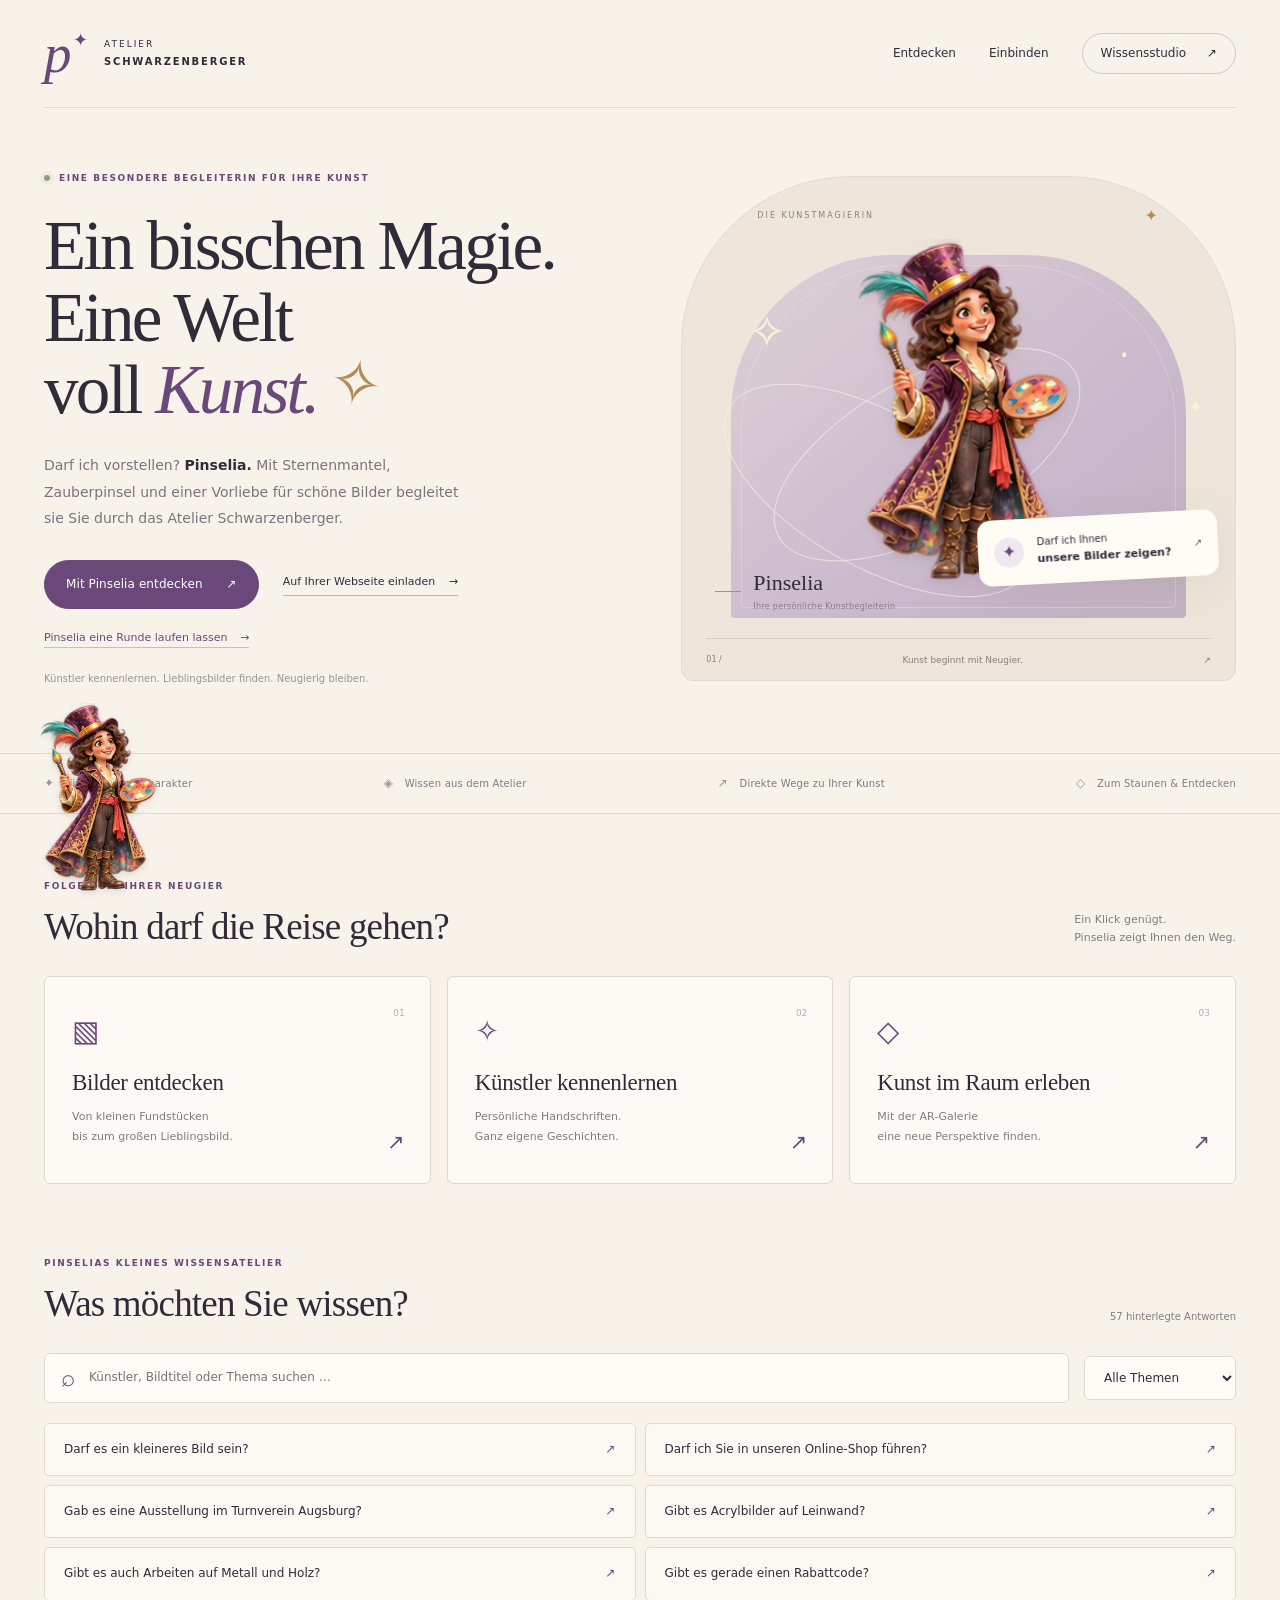
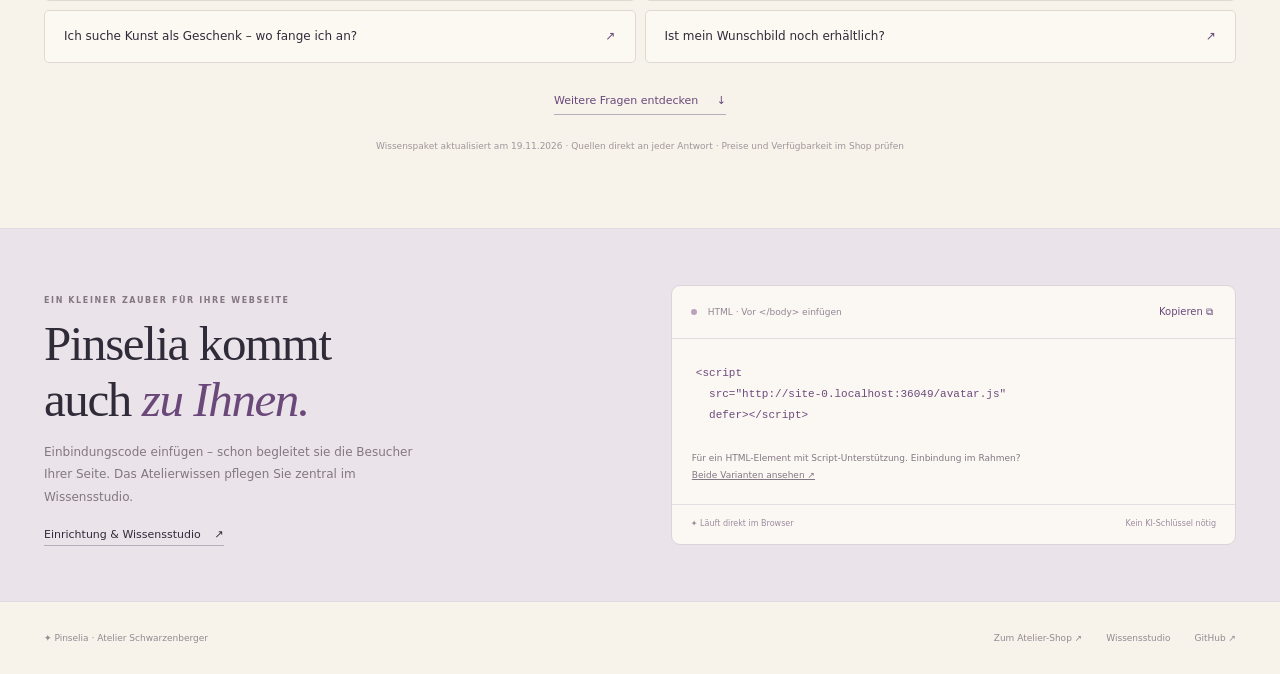
<file: index.html>
<!doctype html>
<html lang="de">
<head>
  <meta charset="utf-8"><meta name="viewport" content="width=device-width,initial-scale=1">
  <meta name="theme-color" content="#f7f3eb"><meta name="description" content="Pinselia, die Kunstmagierin des Ateliers Schwarzenberger. Entdecken Sie Künstler, Bilder und die AR-Galerie mit einer animierten Atelierbegleiterin.">
  <title>Pinselia · Atelier Schwarzenberger</title>
  <link rel="icon" href="favicon.svg" type="image/svg+xml"><link rel="stylesheet" href="demo.css?v=pinselia-1"><link rel="stylesheet" href="mascot.css?v=pinselia-1">
  <script defer src="knowledge-core.js"></script><script defer src="knowledge/atelier.bundle.js?v=pinselia-1"></script><script defer src="mascot.js?v=pinselia-1"></script><script defer src="avatar.js?v=pinselia-1"></script><script defer src="demo.js?v=pinselia-1"></script>
</head>
<body>
<header class="page-head wrap"><a class="wordmark" href="index.html" aria-label="Pinselia Startseite"><span class="monogram">p<span>✦</span></span><span>ATELIER<br><b>SCHWARZENBERGER</b></span></a><nav aria-label="Hauptnavigation"><a href="#entdecken">Entdecken</a><a href="#einbinden">Einbinden</a><a class="nav-studio" href="admin.html">Wissensstudio <span>↗</span></a></nav></header>
<main>
  <section class="hero wrap" aria-labelledby="hero-title">
    <div class="hero-copy"><span class="eyebrow"><span class="live-dot"></span> EINE BESONDERE BEGLEITERIN FÜR IHRE KUNST</span><h1 id="hero-title">Ein bisschen Magie.<br>Eine Welt<br>voll <em>Kunst.</em><span class="heading-star" aria-hidden="true">✧</span></h1><p class="intro">Darf ich vorstellen? <strong>Pinselia.</strong> Mit Sternenmantel, Zauberpinsel und einer Vorliebe für schöne Bilder begleitet sie Sie durch das Atelier Schwarzenberger.</p><div class="hero-actions"><button class="primary" id="start-avatar">Mit Pinselia entdecken <span>↗</span></button><a class="text-link" href="#einbinden">Auf Ihrer Webseite einladen <span>→</span></a></div><button class="walk-demo" id="walk-demo" type="button">Pinselia eine Runde laufen lassen <span>→</span></button><p class="fine-print">Künstler kennenlernen. Lieblingsbilder finden. Neugierig bleiben.</p></div>
    <div class="stage"><div class="stage-top"><span>DIE KUNSTMAGIERIN</span><span>✦</span></div><div class="arch"></div><div class="orbit orbit-one"></div><div class="orbit orbit-two"></div><span class="stage-spark s1" aria-hidden="true">✧</span><span class="stage-spark s2" aria-hidden="true">✦</span><span class="stage-spark s3" aria-hidden="true">·</span><div class="hero-magician" id="hero-magician" data-state="idle"></div><button class="floating-note" data-answer="bilder"><span class="note-dot">✦</span><span>Darf ich Ihnen<br><strong>unsere Bilder zeigen?</strong></span><span>↗</span></button><div class="name-tag"><span class="name-line"></span><span><b>Pinselia</b><small>Ihre persönliche Kunstbegleiterin</small></span></div><div class="stage-bottom"><span>01 /</span><span>Kunst beginnt mit Neugier.</span><span>↗</span></div></div>
  </section>
  <div class="ribbon"><div class="wrap ribbon-inner"><span>✦ <b>Eine Figur mit Charakter</b></span><span>◈ <b>Wissen aus dem Atelier</b></span><span>↗ <b>Direkte Wege zu Ihrer Kunst</b></span><span>◇ <b>Zum Staunen & Entdecken</b></span></div></div>
  <section class="discovery wrap" id="entdecken" aria-labelledby="discover-title"><div class="section-heading"><div><p class="eyebrow">FOLGEN SIE IHRER NEUGIER</p><h2 id="discover-title">Wohin darf die Reise gehen?</h2></div><p>Ein Klick genügt.<br>Pinselia zeigt Ihnen den Weg.</p></div><div class="journey-grid"><button class="journey" data-answer="bilder"><span class="tile-icon">▧</span><span class="tile-number">01</span><h3>Bilder entdecken</h3><p>Von kleinen Fundstücken<br>bis zum großen Lieblingsbild.</p><span class="tile-arrow">↗</span></button><button class="journey" data-answer="kuenstler"><span class="tile-icon">✧</span><span class="tile-number">02</span><h3>Künstler kennenlernen</h3><p>Persönliche Handschriften.<br>Ganz eigene Geschichten.</p><span class="tile-arrow">↗</span></button><button class="journey" data-answer="ar-galerie"><span class="tile-icon">◇</span><span class="tile-number">03</span><h3>Kunst im Raum erleben</h3><p>Mit der AR-Galerie<br>eine neue Perspektive finden.</p><span class="tile-arrow">↗</span></button></div></section>
  <section class="knowledge-section wrap" aria-labelledby="knowledge-title"><div class="section-heading"><div><p class="eyebrow">PINSELIAS KLEINES WISSENSATELIER</p><h2 id="knowledge-title">Was möchten Sie wissen?</h2></div><span class="knowledge-count" id="knowledge-count">Atelierwissen wird geladen …</span></div><div class="knowledge-tools"><label class="search-box"><span aria-hidden="true">⌕</span><input id="knowledge-search" type="search" placeholder="Künstler, Bildtitel oder Thema suchen …" aria-label="Atelierwissen durchsuchen" maxlength="200"></label><select id="knowledge-category" aria-label="Kategorie auswählen"><option value="">Alle Themen</option></select></div><div class="question-grid" id="question-grid" aria-live="polite"></div><button class="load-more" id="load-more">Weitere Fragen entdecken <span>↓</span></button><p class="knowledge-meta">Wissenspaket aktualisiert am <span id="knowledge-date">19.11.2026</span> · Quellen direkt an jeder Antwort · Preise und Verfügbarkeit im Shop prüfen</p></section>
  <section class="invitation" id="einbinden"><div class="wrap invite-inner"><div><p class="eyebrow">EIN KLEINER ZAUBER FÜR IHRE WEBSEITE</p><h2>Pinselia kommt<br>auch <em>zu Ihnen.</em></h2><p>Einbindungscode einfügen – schon begleitet sie die Besucher Ihrer Seite. Das Atelierwissen pflegen Sie zentral im Wissensstudio.</p><a class="text-link" href="admin.html#embed">Einrichtung & Wissensstudio <span>↗</span></a></div><div class="code-card"><div class="code-header"><span><span class="code-dot"></span> HTML · Vor &lt;/body&gt; einfügen</span><button id="copy-code" type="button">Kopieren ⧉</button></div><pre id="embed-code"></pre><p>Für ein HTML-Element mit Script-Unterstützung. Einbindung im Rahmen? <a href="embed-beispiel.html">Beide Varianten ansehen ↗</a></p><div class="code-footer"><span>✦ Läuft direkt im Browser</span><span>Kein KI-Schlüssel nötig</span></div></div></div></section>
</main>
<footer class="wrap page-footer"><span>✦ Pinselia · Atelier Schwarzenberger</span><div><a href="https://www.atelier-schwarzenberger.de/shop" target="_blank" rel="noopener noreferrer">Zum Atelier-Shop ↗</a><a href="admin.html">Wissensstudio</a><a href="https://github.com/galgental9ps-png/Atelier-Chatavatar-wo" target="_blank" rel="noopener noreferrer">GitHub ↗</a></div></footer>
<div id="toast" class="demo-toast" role="status" hidden></div>
</body></html>
</file>
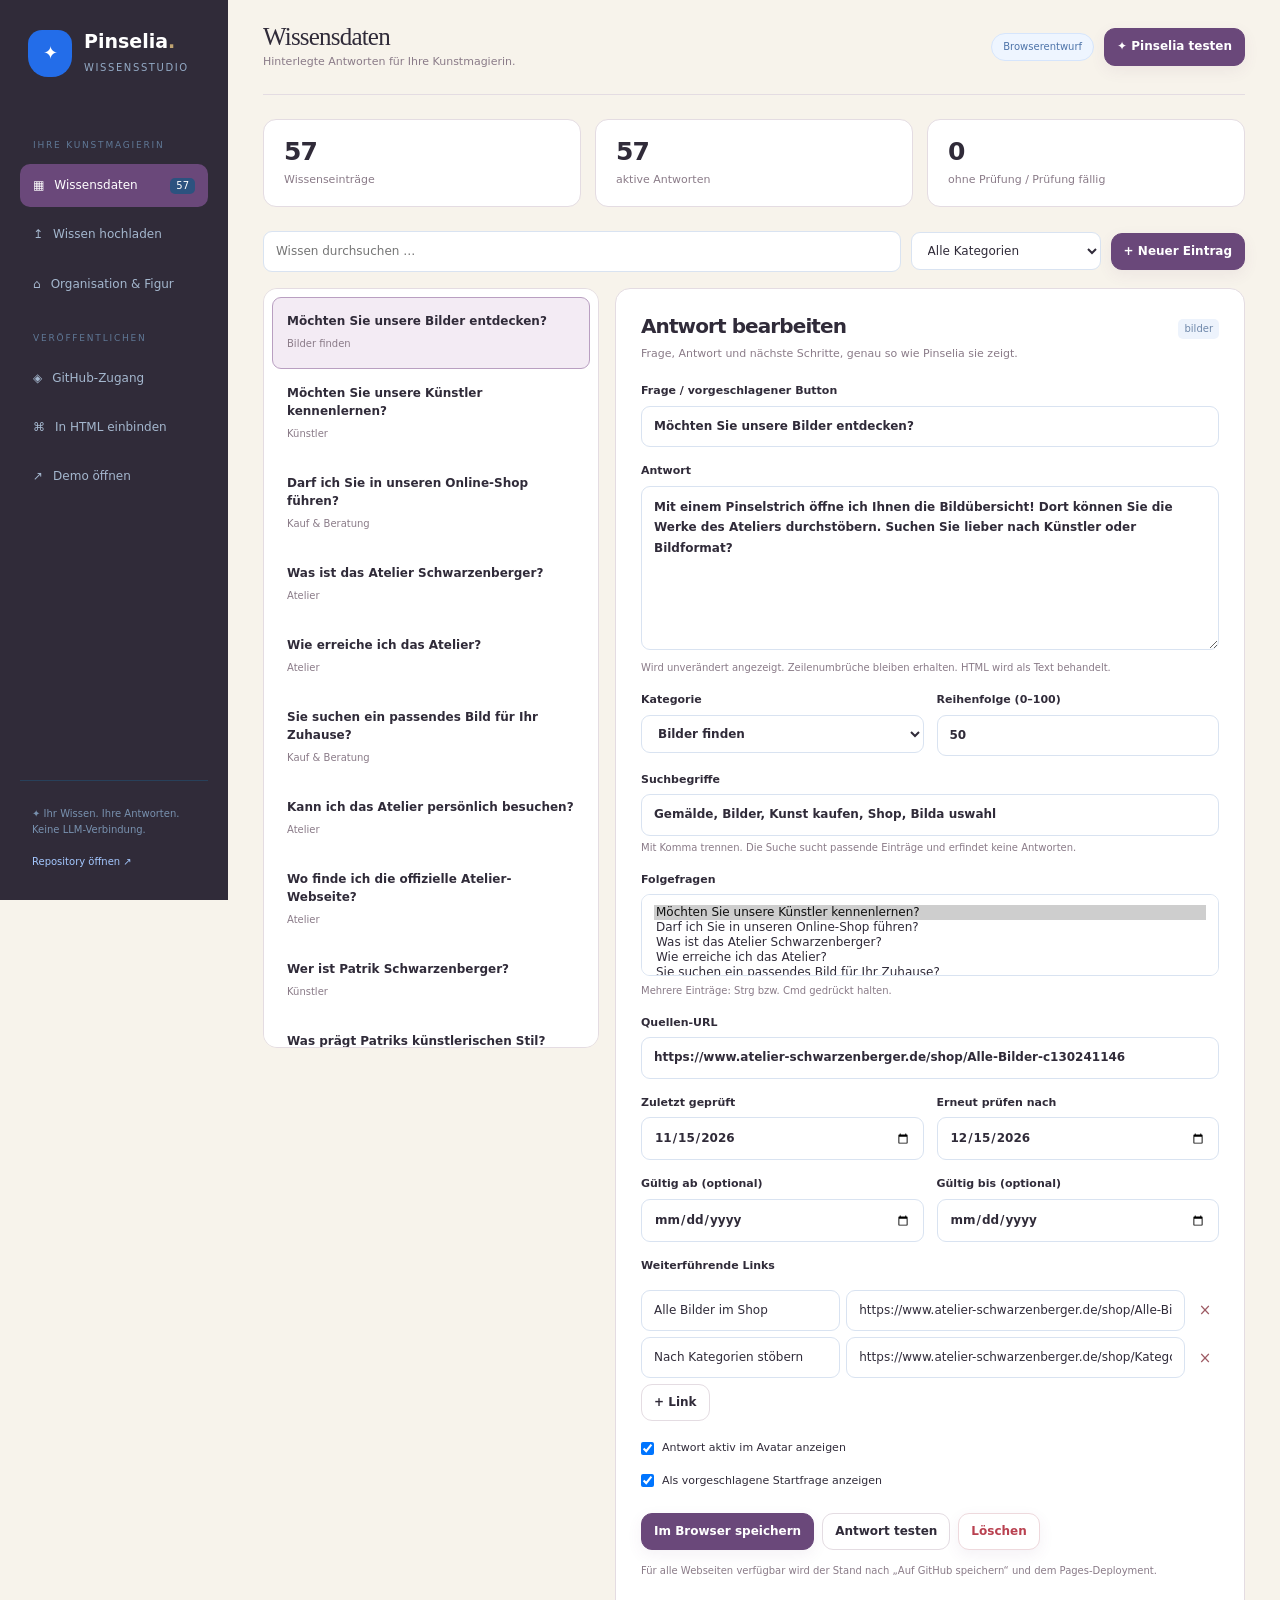
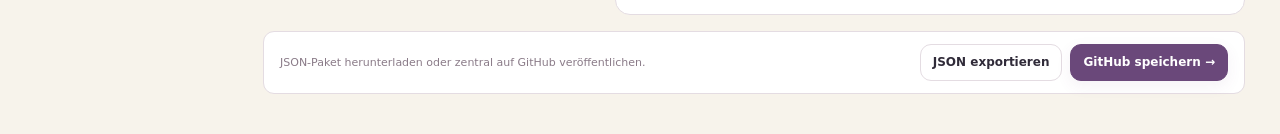
<file: admin.html>
<!doctype html>
<html lang="de"><head><meta charset="utf-8"><meta name="viewport" content="width=device-width,initial-scale=1"><meta name="theme-color" content="#30283d"><meta name="referrer" content="no-referrer"><meta name="robots" content="noindex,nofollow"><title>Pinselia · Wissensstudio</title><link rel="stylesheet" href="app.css"><script defer src="knowledge-core.js"></script><script defer src="knowledge/atelier.bundle.js?v=pinselia-1"></script><script defer src="github-publisher.js"></script><script defer src="avatar.js?v=pinselia-1" data-manual="true"></script><script defer src="admin.js"></script></head><body>
<div class="studio"><aside class="sidebar"><a class="brand" href="index.html"><span class="brandmark">✦</span><span><strong>Pinselia<span style="color:#bfa371">.</span></strong><small>Wissensstudio</small></span></a><div class="side-label">Ihre Kunstmagierin</div><button class="sidebtn active" data-tab="knowledge">▦ <span>Wissensdaten</span><span class="count" id="side-count">–</span></button><button class="sidebtn" data-tab="import">↥ <span>Wissen hochladen</span></button><button class="sidebtn" data-tab="organization">⌂ <span>Organisation & Figur</span></button><div class="side-label">Veröffentlichen</div><button class="sidebtn" data-tab="github">◈ <span>GitHub-Zugang</span></button><button class="sidebtn" data-tab="embed">⌘ <span>In HTML einbinden</span></button><a class="sidebtn" href="index.html">↗ <span>Demo öffnen</span></a><div class="sidebottom">✦ Ihr Wissen. Ihre Antworten.<br>Keine LLM-Verbindung.<br><br><a href="https://github.com/galgental9ps-png/Atelier-Chatavatar-wo" target="_blank" rel="noopener noreferrer">Repository öffnen ↗</a></div></aside>
<main class="studiomain"><header class="studiohead"><div><h1 id="view-title">Wissensdaten</h1><p>Hinterlegte Antworten für Ihre Kunstmagierin.</p></div><div style="display:flex;align-items:center;gap:10px"><span class="status" id="save-status">Browserentwurf</span><button class="btn small" id="open-preview">✦ Pinselia testen</button></div></header>
<div class="notice draft-banner" id="draft-banner" hidden><span>Ein gespeicherter Browserentwurf ist vorhanden.</span><button class="btn small secondary" id="restore-draft">Wiederherstellen</button><button class="btn small secondary" id="discard-draft">Verwerfen</button></div><div class="notice warn" id="startup-warning" hidden></div>
<section class="view" data-view="knowledge"><div class="studio-stats"><div class="metric"><strong id="total-count">–</strong><small>Wissenseinträge</small></div><div class="metric"><strong id="active-count">–</strong><small>aktive Antworten</small></div><div class="metric"><strong id="review-count">–</strong><small>ohne Prüfung / Prüfung fällig</small></div></div>
<div class="toolbar"><input id="entry-search" type="search" placeholder="Wissen durchsuchen …" aria-label="Wissen durchsuchen"><select id="category-filter" aria-label="Kategorie filtern"></select><button class="btn small" id="new-entry">+ Neuer Eintrag</button></div><div class="editor-grid"><div class="entry-list" id="entry-list" aria-label="Wissenseinträge"></div><div class="card"><form class="entryform" id="entry-form"><div style="display:flex;align-items:center;justify-content:space-between;gap:12px"><h2>Antwort bearbeiten</h2><span class="tag" id="entry-id"></span></div><p class="micro" style="margin-bottom:20px">Frage, Antwort und nächste Schritte, genau so wie Pinselia sie zeigt.</p>
<label>Frage / vorgeschlagener Button<input class="field" name="question" maxlength="220" required></label><label>Antwort<textarea class="field" name="answer" maxlength="12000" required rows="7"></textarea><span class="hint">Wird unverändert angezeigt. Zeilenumbrüche bleiben erhalten. HTML wird als Text behandelt.</span></label><div class="row"><label>Kategorie<select name="category" class="field"></select></label><label>Reihenfolge (0–100)<input class="field" name="priority" type="number" min="0" max="100"></label></div><label>Suchbegriffe<input class="field" name="keywords" placeholder="Kinder, Anmeldung, Schnuppern"><span class="hint">Mit Komma trennen. Die Suche sucht passende Einträge und erfindet keine Antworten.</span></label><label>Folgefragen<select class="field" name="suggestions" multiple size="4"></select><span class="hint">Mehrere Einträge: Strg bzw. Cmd gedrückt halten.</span></label><label>Quellen-URL<input class="field" name="sourceUrl" type="url" placeholder="https://…"></label><div class="row"><label>Zuletzt geprüft<input class="field" name="verifiedAt" type="date"></label><label>Erneut prüfen nach<input class="field" name="reviewAfter" type="date"></label></div><div class="row"><label>Gültig ab (optional)<input class="field" name="validFrom" type="date"></label><label>Gültig bis (optional)<input class="field" name="validUntil" type="date"></label></div><label>Weiterführende Links</label><div id="entry-links"></div><button class="btn small secondary" type="button" id="add-link">+ Link</button><label class="check" style="margin-top:18px"><input type="checkbox" name="enabled"> Antwort aktiv im Avatar anzeigen</label><label class="check"><input type="checkbox" name="featured"> Als vorgeschlagene Startfrage anzeigen</label><div class="formactions"><button class="btn small" type="submit">Im Browser speichern</button><button class="btn small secondary" id="test-entry" type="button">Antwort testen</button><button class="btn small danger" id="delete-entry" type="button">Löschen</button></div><p class="hint" style="margin-top:13px">Für alle Webseiten verfügbar wird der Stand nach „Auf GitHub speichern“ und dem Pages-Deployment.</p></form></div></div><div class="previewbar"><span>JSON-Paket herunterladen oder zentral auf GitHub veröffentlichen.</span><div style="display:flex;gap:8px"><button class="btn small secondary" id="export-knowledge">JSON exportieren</button><button class="btn small" data-goto="github">GitHub speichern →</button></div></div></section>
<section class="view" data-view="import" hidden><div class="card widecard"><p class="kicker">Ihr Wissen kommt hier rein</p><h2>Wissensdaten hochladen</h2><p>Laden Sie ein von ChatGPT vorbereitetes Wissenspaket oder eigene Inhalte. Alles wird zunächst lokal im Browser verarbeitet.</p><label class="importzone" id="drop-zone"><span>↥</span><strong>Datei hier ablegen oder auswählen</strong><small>JSON · Markdown · TXT · CSV, maximal 4 MB je Datei</small><input id="import-file" type="file" accept=".json,.md,.markdown,.txt,.csv" multiple></label><div class="notice">Ein JSON-Paket ersetzt den aktuellen Entwurf. Markdown, TXT und CSV ergänzen neue Einträge in „Importierte Inhalte“. Diese sind zunächst deaktiviert: Prüfen und aktivieren Sie sie im Editor.</div><h3>So versteht Pinselia Ihre Texte</h3><p>Markdown: Jede Überschrift wird eine Frage; der folgende Text wird die Antwort. CSV braucht die Spalten <strong>Frage</strong> und <strong>Antwort</strong>, optional <strong>Quelle</strong>. JSON bietet das komplette Paket mit Kategorien, Folgefragen und Quellen.</p><p>PDF und Word bitte zuerst als Text exportieren. Die Schnittstelle liest keine beliebigen Dokumente mit KI aus.</p><div class="actions"><a class="btn secondary small" href="knowledge/import-vorlage.md" download>Markdown-Vorlage ↓</a><a class="btn secondary small" href="knowledge/import-vorlage.csv" download>CSV-Vorlage ↓</a><a class="btn secondary small" href="knowledge/firma-vorlage.json" download>Firmenpaket-Vorlage ↓</a><a class="btn secondary small" href="docs/WISSEN-ERSTELLEN.md" download>Auftrag für ChatGPT ↓</a></div><h3>Wissenspaket als Rohdaten bearbeiten</h3><p>Für komplette, bereits vorbereitete JSON-Pakete. Es wird vor der Übernahme validiert.</p><label class="micro" for="raw-json">JSON-Wissenspaket</label><textarea id="raw-json" class="field" rows="9" spellcheck="false" placeholder='{"schemaVersion":1,…}'></textarea><div class="actions"><button class="btn small secondary" id="load-raw">Aktuelles JSON einfügen</button><button class="btn small" id="apply-raw">JSON übernehmen</button></div></div></section>
<section class="view" data-view="organization" hidden><div class="card widecard"><p class="kicker">Für Ihr Atelier</p><h2>Organisation & Figur</h2><p>Jedes Wissenspaket bringt Namen, Begrüßung, Kategorien und passende Antworten mit.</p><form id="organization-form" class="settings-form"><div class="row"><label>Name der Organisation<input class="field" name="name" required maxlength="200"></label><label>Kurzname<input class="field" name="shortName" required maxlength="40"></label></div><label>Offizielle Webseite<input class="field" name="website" type="url"></label><div class="row"><label>Name der Figur<input class="field" name="avatarName" required maxlength="80"></label><label>Untertitel<input class="field" name="subtitle" maxlength="120"></label></div><label>Oberflächenfarbe<input class="field" name="color" type="color" style="height:44px;width:100px"></label><p class="hint">Pinselia trägt einen Sternenmantel und führt mit einem Zauberpinsel durch Ihre Kunst.</p><label>Begrüßung<textarea class="field" name="greeting" rows="3" maxlength="1000"></textarea></label><label>Text, wenn kein passendes Wissen gefunden wird<textarea class="field" name="fallback" rows="3" maxlength="1000"></textarea></label><button class="btn small" type="submit">Organisation im Browser speichern</button></form><h3>Eigene Kategorie ergänzen</h3><form id="new-category-form" style="display:flex;gap:10px"><input class="field" name="label" required placeholder="z. B. Veranstaltungen" maxlength="80" aria-label="Name der neuen Kategorie"><button class="btn small" type="submit">Hinzufügen</button></form></div></section>
<section class="view" data-view="github" hidden><div class="splitcards"><div class="card"><p class="kicker">Zentral für alle Einbindungen</p><h2>GitHub-Zugang</h2><p>Die Verwaltungsseite ist ein statischer Editor. Erst Ihr GitHub-Zugang erlaubt es, den zentralen Wissensstand zu verändern. Webseitenbesucher können keine Daten überschreiben.</p><form id="github-form" class="settings-form"><label>Repository<input class="field" id="github-repo" value="galgental9ps-png/Atelier-Chatavatar-wo" required autocomplete="off" spellcheck="false"></label><label>Branch<input class="field" id="github-branch" value="main" required autocomplete="off" spellcheck="false"></label><label>GitHub-Zugangstoken<input class="field" id="github-token" type="password" required autocomplete="off" spellcheck="false" placeholder="Fine-grained Personal Access Token"><span class="hint">Nur für dieses Repository, Berechtigung „Contents: Read and write“. Der Token bleibt nur im Arbeitsspeicher und wird beim Trennen bzw. Schließen der Seite verworfen.</span></label><div class="formactions"><button class="btn small" type="submit">Verbinden & GitHub laden</button><button class="btn small secondary" type="button" id="disconnect-github">Trennen</button></div></form><div class="notice" id="github-status">Noch nicht verbunden. Ihr lokaler Entwurf ist unabhängig davon bearbeitbar.</div><button class="btn" id="publish-github" disabled>Auf GitHub speichern ↗</button><p class="hint" style="margin-top:12px">Schreibt JSON und Offlinepaket gemeinsam in einen Commit. Danach benötigt GitHub Pages Zeit für die Veröffentlichung. Bereits offene Webseiten bitte neu laden.</p></div><div class="card"><h2>Einmal einrichten</h2><ol class="helpsteps"><li><span class="stepnum">1</span><span>In GitHub einen <a href="https://github.com/settings/personal-access-tokens/new" target="_blank" rel="noopener noreferrer">Fine-grained Personal Access Token</a> anlegen. Nur „Atelier-Chatavatar-wo“ auswählen und unter Repository permissions „Contents: Read and write“ setzen.</span></li><li><span class="stepnum">2</span><span>Hier verbinden. Dabei wird die aktuelle Wissensdatei geladen. Vorhandene lokale Änderungen können Sie zuvor als JSON sichern.</span></li><li><span class="stepnum">3</span><span>Wissen bearbeiten oder importieren, Antworten testen und „Auf GitHub speichern“ anklicken.</span></li><li><span class="stepnum">4</span><span>Unter <a href="https://github.com/galgental9ps-png/Atelier-Chatavatar-wo/settings/pages" target="_blank" rel="noopener noreferrer">Repository → Settings → Pages</a> als Quelle <strong>GitHub Actions</strong> wählen. Der mitgelieferte Pages-Workflow veröffentlicht nach erfolgreichen Tests bei jedem Push auf <strong>main</strong>. Danach den von GitHub angezeigten Seitenlink benutzen.</span></li></ol><div class="notice warn">Diese Datenbank ist öffentlich. Veröffentlichen Sie hier ausschließlich Antworten und Dateien, die Websitebesucher lesen dürfen. Der GitHub-Token bleibt im Arbeitsspeicher des Editors; er gehört niemals in den Einbindungscode.</div><p class="micro">Sie können das JSON auch exportieren und über GitHubs Dateiupload austauschen. Für einen lokalen Start ist kein Token erforderlich.</p><a class="btn small secondary" href="https://github.com/galgental9ps-png/Atelier-Chatavatar-wo/upload/main/knowledge" target="_blank" rel="noopener noreferrer">Datei auf GitHub hochladen ↗</a></div></div></section>
<section class="view" data-view="embed" hidden><div class="card widecard"><p class="kicker">Eine Schnittstelle, viele Webseiten</p><h2>Die Kunstmagierin in HTML einbinden</h2><p>Geben Sie die öffentliche Basisadresse Ihres bereitgestellten Chatavatar-Ordners ein. Der abschließende Schrägstrich wird automatisch ergänzt.</p><label class="micro" for="embed-base">Öffentliche Basis-URL</label><input class="field" id="embed-base" type="url" value="https://galgental9ps-png.github.io/Atelier-Chatavatar-wo/"><p class="hint">Erst nach aktiviertem GitHub Pages erreichbar. Alternativ können Sie den Ordner auf Ihrem eigenen Webserver hosten.</p><h3>Vor dem schließenden &lt;/body&gt; einfügen</h3><pre class="helpcopy" id="embed-snippet"></pre><button class="btn small" id="copy-embed">Code kopieren</button><h3>Wissensdatei und Schnittstelle</h3><p>Standardmäßig lädt das Widget <code>knowledge/atelier.json</code> relativ zum Script. Eine andere Organisation binden Sie mit <code>data-knowledge="https://…/firma.json"</code> ein. Die JSON-Datei muss öffentlich lesbar sein; bei einer anderen Domain muss der Server CORS erlauben.</p><pre class="helpcopy" id="embed-custom"></pre><h3>Direkt in JavaScript steuern</h3><pre class="helpcopy">// Nach dem Laden:
PinseliaChatAvatar.instance.open();
PinseliaChatAvatar.instance.answer('bilder');
// Eigenes geprüftes Paket in der laufenden Figur testen:
PinseliaChatAvatar.instance.setKnowledge(meinWissenspaket);</pre><p>Die Figur nutzt Shadow DOM und verändert keine Styles Ihrer Webseite. Sie ist ziehbar, läuft am unteren Seitenrand, zeigt Sprechblasen und stoppt beim geöffneten Antwortfenster. „Pause“, Ausblenden und reduzierte Bewegung werden unterstützt.</p><div class="actions"><a class="btn secondary small" href="embed-beispiel.html" target="_blank">Einbindungsbeispiel öffnen ↗</a><a class="btn secondary small" href="https://github.com/galgental9ps-png/Atelier-Chatavatar-wo/archive/refs/heads/main.zip">Gesamten Ordner laden ↓</a></div></div></section>
</main></div><div class="toast" id="toast" role="status" hidden></div></body></html>
</file>
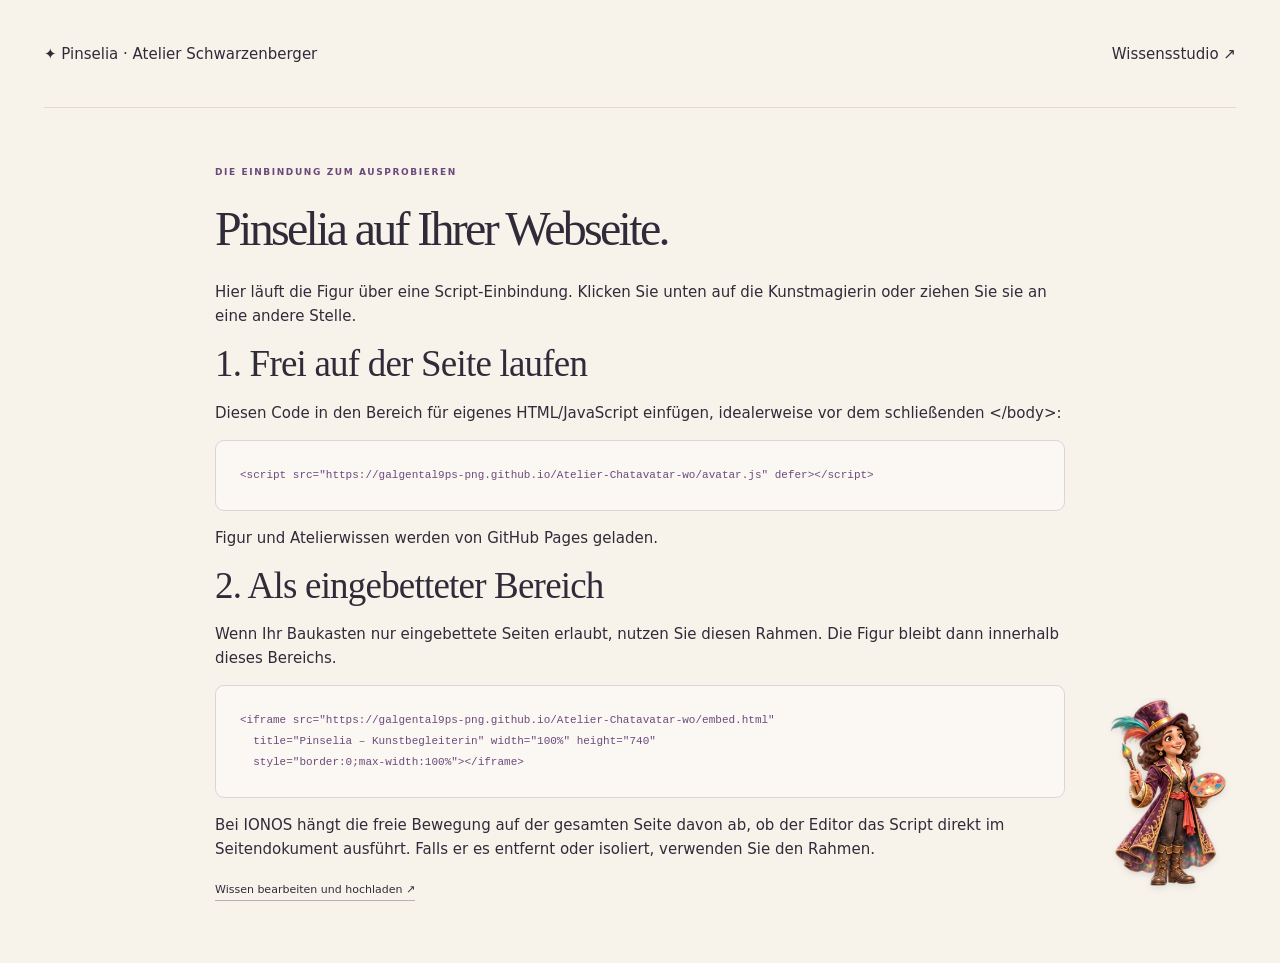
<file: embed-beispiel.html>
<!doctype html><html lang="de"><head><meta charset="utf-8"><meta name="viewport" content="width=device-width,initial-scale=1"><title>Pinselia · Einbindung</title><link rel="stylesheet" href="demo.css?v=pinselia-1"><script defer src="avatar.js?v=pinselia-1"></script></head><body><header class="page-head wrap"><a href="index.html">✦ Pinselia · Atelier Schwarzenberger</a><a href="admin.html#embed">Wissensstudio ↗</a></header><main class="wrap" style="padding:48px 0;max-width:850px"><p class="eyebrow">DIE EINBINDUNG ZUM AUSPROBIEREN</p><h1 style="font-size:48px">Pinselia auf Ihrer Webseite.</h1><p>Hier läuft die Figur über eine Script-Einbindung. Klicken Sie unten auf die Kunstmagierin oder ziehen Sie sie an eine andere Stelle.</p><h2>1. Frei auf der Seite laufen</h2><p>Diesen Code in den Bereich für eigenes HTML/JavaScript einfügen, idealerweise vor dem schließenden &lt;/body&gt;:</p><div class="code-card"><pre>&lt;script src="https://galgental9ps-png.github.io/Atelier-Chatavatar-wo/avatar.js" defer&gt;&lt;/script&gt;</pre></div><p>Figur und Atelierwissen werden von GitHub Pages geladen.</p><h2>2. Als eingebetteter Bereich</h2><p>Wenn Ihr Baukasten nur eingebettete Seiten erlaubt, nutzen Sie diesen Rahmen. Die Figur bleibt dann innerhalb dieses Bereichs.</p><div class="code-card"><pre>&lt;iframe src="https://galgental9ps-png.github.io/Atelier-Chatavatar-wo/embed.html"
  title="Pinselia – Kunstbegleiterin" width="100%" height="740"
  style="border:0;max-width:100%"&gt;&lt;/iframe&gt;</pre></div><p>Bei IONOS hängt die freie Bewegung auf der gesamten Seite davon ab, ob der Editor das Script direkt im Seitendokument ausführt. Falls er es entfernt oder isoliert, verwenden Sie den Rahmen.</p><p><a class="text-link" href="admin.html">Wissen bearbeiten und hochladen ↗</a></p></main></body></html>
</file>
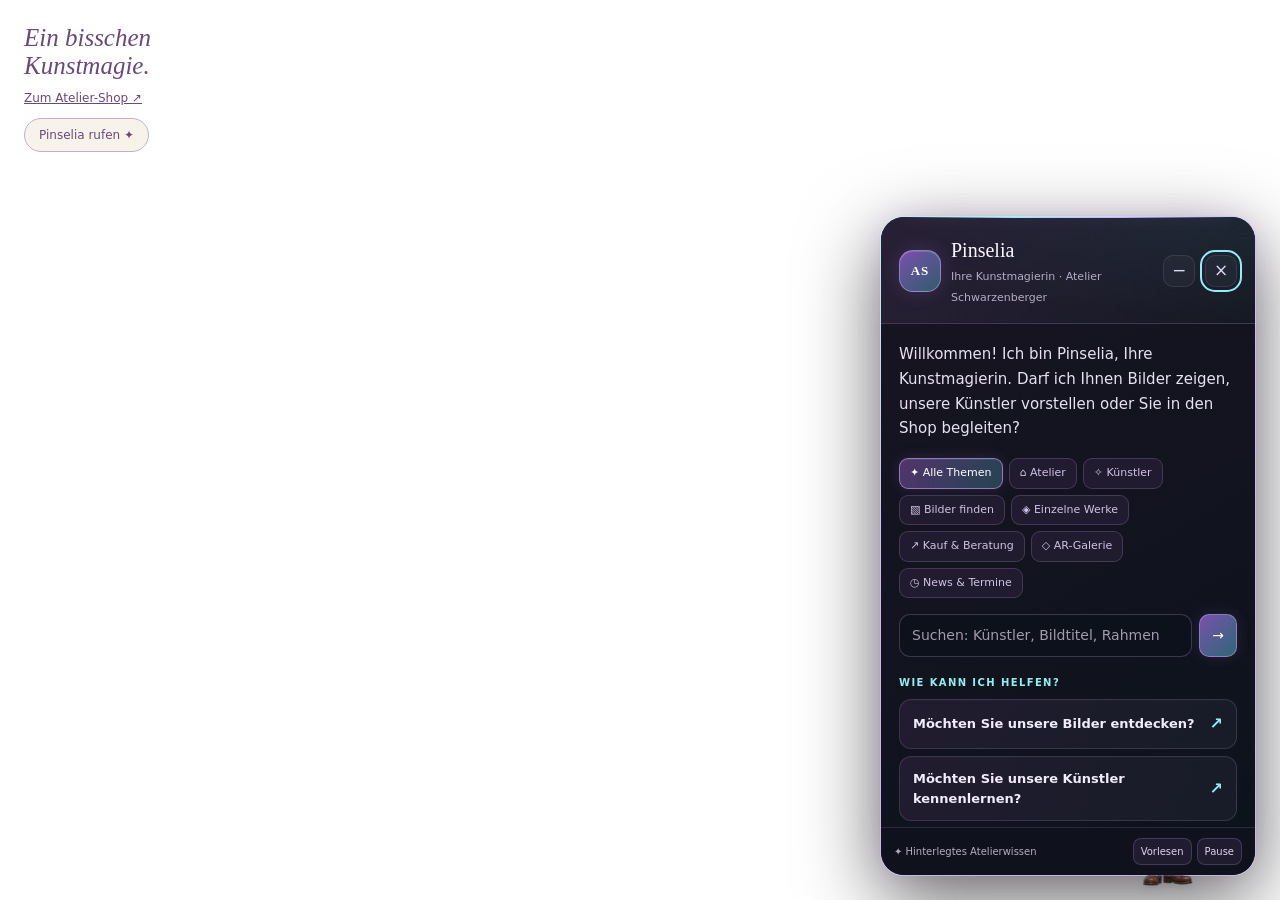
<file: embed.html>
<!doctype html><html lang="de"><head><meta charset="utf-8"><meta name="viewport" content="width=device-width,initial-scale=1"><meta name="robots" content="noindex"><title>Pinselia · Atelierbegleiterin</title><style>html,body{margin:0;min-height:100%;background:transparent}body{font:14px system-ui;color:#6a487a}.welcome{position:absolute;top:24px;left:24px;font:italic 25px Georgia;margin:0;max-width:250px}a{font:12px system-ui;color:inherit}button{font:12px system-ui;border:1px solid #c4afc9;background:#f7f3eb;border-radius:20px;padding:9px 14px;color:#6a487a;cursor:pointer;margin-top:10px}</style><script defer src="avatar.js?v=pinselia-1"></script><script defer src="embed.js"></script></head><body><p class="welcome">Ein bisschen Kunstmagie.<br><a href="https://www.atelier-schwarzenberger.de/shop" target="_blank" rel="noopener noreferrer">Zum Atelier-Shop ↗</a><br><button id="call-avatar">Pinselia rufen ✦</button></p></body></html>
</file>
<file: demo.css>
:root{--paper:#f7f3eb;--ink:#302b39;--purple:#6a487a;--muted:#827b82;--line:#dfd9d1;--gold:#b28b55;--serif:Georgia,"Times New Roman",serif;font:15px/1.6 "Segoe UI",system-ui,sans-serif;color:var(--ink);background:var(--paper);font-synthesis:none}*{box-sizing:border-box}html{scroll-behavior:smooth;scroll-padding-top:25px}body{margin:0}button,input,select{font:inherit}button,a,input,select{-webkit-tap-highlight-color:transparent}button{cursor:pointer}button:focus-visible,a:focus-visible,input:focus-visible,select:focus-visible{outline:3px solid #ae7ac2;outline-offset:4px}a{color:inherit;text-decoration:none}button{color:inherit}[hidden]{display:none!important}.wrap{width:min(1200px,calc(100% - 88px));margin:auto}.page-head{height:108px;display:flex;justify-content:space-between;align-items:center;border-bottom:1px solid var(--line)}.wordmark{display:flex;gap:15px;align-items:center;line-height:1.7;letter-spacing:2px;font-size:9px}.wordmark b{font-size:10px;letter-spacing:1.8px;font-weight:650}.monogram{font:italic 55px/1 var(--serif);width:45px;position:relative;color:var(--purple)}.monogram span{position:absolute;font:18px/1 var(--serif);top:5px;right:-1px}.page-head nav{display:flex;align-items:center;gap:33px;font-size:12px}.page-head nav>a:hover{color:var(--purple)}.nav-studio{border:1px solid #cfc6d1;border-radius:100px;padding:10px 18px}.nav-studio span{margin-left:17px}.hero{display:grid;grid-template-columns:1.05fr 1fr;gap:55px;padding:63px 0 66px;align-items:center}.eyebrow{display:flex;align-items:center;gap:9px;font-size:9px;letter-spacing:1.6px;font-weight:650;color:var(--purple)}.live-dot{height:6px;width:6px;display:inline-block;border-radius:50%;background:#8e9d88;box-shadow:0 0 0 4px #8e9d8817}h1{font:normal clamp(48px,5.4vw,76px)/1.04 var(--serif);letter-spacing:-2.7px;position:relative;margin:25px 0 26px}h1 em,h2 em{font-weight:normal;color:var(--purple)}.heading-star{font-size:64px;color:var(--gold);position:absolute;left:285px;bottom:8px;transform:rotate(12deg)}.intro{max-width:425px;color:#7b737b;font-size:14px;line-height:1.9;margin:0 0 28px}.intro strong{font-weight:650;color:var(--ink)}.hero-actions{display:flex;align-items:center;gap:24px;flex-wrap:wrap}.primary{display:flex;align-items:center;gap:24px;font-size:12px;letter-spacing:.1px;background:var(--purple);color:#fff;border:1px solid var(--purple);border-radius:100px;padding:14px 21px}.primary:hover{background:#52355e}.text-link{font-size:11px;border-bottom:1px solid #b9acbc;padding-bottom:4px}.text-link span{margin-left:10px}.fine-print{font-size:10px;color:#9a9296;margin:23px 0 0}.stage{height:505px;border:1px solid #e3dad2;background:#eee6da;position:relative;overflow:hidden;border-radius:170px 170px 12px 12px;isolation:isolate}.stage-top{position:absolute;top:26px;left:75px;right:75px;display:flex;align-items:center;justify-content:space-between;font-size:8px;letter-spacing:2px;color:#8e807e}.stage-top span:last-child{font-size:16px;color:var(--gold)}.arch{position:absolute;inset:78px 49px 62px;background:linear-gradient(140deg,#ded1d5,#c8b6cb 70%,#c3b4bd);border-radius:160px 160px 4px 4px;z-index:-2}.arch:after{content:"";position:absolute;inset:10px;border:1px solid #f5e9e850;border-radius:inherit}.orbit{position:absolute;width:340px;height:155px;border:1px solid #f9f3e9aa;border-radius:50%;transform:rotate(-29deg);left:75px;top:200px;z-index:-1}.orbit-two{transform:rotate(29deg);top:236px;left:25px}.hero-magician{position:absolute;width:296px;height:339px;left:calc(50% - 148px);top:82px;filter:drop-shadow(0 12px 10px #44334c18)}.stage-spark{position:absolute;color:#f9f2d6;z-index:1}.s1{top:117px;left:65px;font-size:47px}.s2{top:216px;right:32px;font-size:18px}.s3{top:150px;right:105px;font-size:35px}.floating-note{position:absolute;right:17px;bottom:100px;background:#fffcf6;border:1px solid #fff9f0;border-radius:13px;padding:15px 15px;display:flex;align-items:center;gap:13px;font-size:10px;line-height:1.6;text-align:left;box-shadow:0 8px 40px #57405218;transform:rotate(-3deg)}.note-dot{width:30px;height:30px;display:grid;place-items:center;border-radius:50%;background:#f0e8f0;color:var(--purple);font-size:17px}.floating-note strong{font-size:11px}.floating-note>span:last-child{margin-left:10px;color:var(--purple)}.name-tag{position:absolute;left:33px;bottom:67px;display:flex;align-items:center;gap:12px}.name-line{width:26px;height:1px;background:#a78e9b}.name-tag b{font:22px/1.2 var(--serif)}.name-tag small{display:block;font-size:8px;letter-spacing:.3px;color:#8a7a85;margin-top:4px}.stage-bottom{position:absolute;bottom:0;left:24px;right:24px;height:42px;border-top:1px solid #d8ccc6;display:flex;align-items:center;justify-content:space-between;font-size:9px;color:#897b7c}.stage-bottom span:first-child{font-size:8px}.ribbon{border-top:1px solid var(--line);border-bottom:1px solid var(--line)}.ribbon-inner{display:flex;align-items:center;justify-content:space-between;padding:20px 0;gap:20px;font-size:12px;color:#a58f9b}.ribbon b{font-weight:500;font-size:10px;letter-spacing:.2px;color:#847984;margin-left:8px}.discovery{padding:65px 0 55px}.section-heading{display:flex;justify-content:space-between;align-items:end;gap:25px;margin-bottom:28px}.section-heading .eyebrow{margin:0 0 12px}h2{font:normal 37px/1.15 var(--serif);letter-spacing:-.8px;margin:0}.section-heading>p{font-size:11px;color:var(--muted);line-height:1.7;margin:0}.journey-grid{display:grid;grid-template-columns:repeat(3,1fr);gap:16px}.journey{position:relative;background:#fdfaf5;border:1px solid var(--line);padding:26px 27px 23px;text-align:left;border-radius:6px;min-height:208px;transition:transform .2s,border-color .2s}.journey:hover{transform:translateY(-4px);border-color:#ad93b2}.tile-icon{font-size:29px;font-family:var(--serif);color:var(--purple);line-height:1}.tile-number{position:absolute;top:29px;right:25px;font-size:9px;color:#b8aeb5}.journey h3{font:normal 23px/1.3 var(--serif);margin:20px 0 9px;letter-spacing:-.3px}.journey p{font-size:11px;line-height:1.8;color:var(--muted);margin:0}.tile-arrow{position:absolute;bottom:24px;right:25px;font-size:21px;color:var(--purple)}.knowledge-section{padding:17px 0 65px}.knowledge-count{font-size:10px;color:var(--muted);white-space:nowrap}.knowledge-tools{display:flex;align-items:center;gap:15px;margin:27px 0 20px}.search-box{display:flex;align-items:center;gap:12px;flex:1;border:1px solid var(--line);border-radius:6px;background:#fffcf7;padding:12px 16px}.search-box>span{font-size:24px;line-height:1;color:var(--purple)}.search-box input{border:0;background:none;width:100%;min-width:0;font-size:12px;color:var(--ink);outline-offset:7px}.knowledge-tools select{background:#fffcf7;border:1px solid var(--line);border-radius:6px;padding:13px 15px;font-size:12px;color:var(--ink);max-width:200px}.question-grid{display:grid;grid-template-columns:1fr 1fr;gap:9px}.question{border:1px solid var(--line);background:#fcf9f3;padding:16px 19px;border-radius:5px;display:flex;gap:15px;align-items:center;text-align:left;justify-content:space-between;font-size:12px}.question span:last-child{color:var(--purple)}.question:hover{background:#f0e8f0;border-color:#bfa8c6}.load-more{display:block;margin:24px auto 0;background:none;border:0;border-bottom:1px solid #b9acbc;padding:5px 0;font-size:11px;color:var(--purple)}.load-more span{padding-left:15px}.knowledge-meta{font-size:9px;color:#a0959a;text-align:center;margin-top:24px}.empty-state{grid-column:1/-1;padding:25px;text-align:center;font-size:13px;color:var(--muted)}.invitation{background:#eae3e9;border-top:1px solid #e2d9e1;border-bottom:1px solid #e2d9e1;padding:56px 0}.invite-inner{display:grid;grid-template-columns:.95fr 1fr;gap:90px;align-items:center}.invitation .eyebrow{font-size:8px}.invitation h2{font-size:49px;letter-spacing:-1.4px}.invitation p{font-size:12px;color:#837783;max-width:370px;line-height:1.9}.code-card{background:#fbf8f4;border:1px solid #ded2dd;border-radius:9px;overflow:hidden}.code-header{display:flex;align-items:center;justify-content:space-between;border-bottom:1px solid #e5dde4;padding:15px 19px;font-size:9px;color:#938494}.code-dot{display:inline-block;width:6px;height:6px;border-radius:50%;background:#baa2bf;margin-right:8px}.code-header button{background:none;border:0;font-size:10px;color:var(--purple);padding:3px}.code-card pre{font:11px/1.9 Consolas,monospace;white-space:pre-wrap;overflow-wrap:anywhere;margin:0;padding:24px;color:#6c4a7b}.code-card p{font-size:9px;margin:0;padding:0 20px 20px}.code-card a{text-decoration:underline}.code-footer{border-top:1px solid #e5dde4;font-size:8px;display:flex;justify-content:space-between;padding:13px 19px;color:#9d8b9d}.page-footer{display:flex;align-items:center;justify-content:space-between;padding:29px 0;font-size:9px;color:#948991;gap:25px}.page-footer div{display:flex;gap:24px}.demo-toast{position:fixed;bottom:24px;left:24px;max-width:calc(100% - 48px);background:var(--ink);color:white;border-radius:10px;padding:12px 20px;z-index:2147482100;font-size:12px;box-shadow:0 7px 30px #302b3933}
@media(min-width:1440px){.hero{gap:85px}.stage{height:535px}.hero-magician{top:105px}.hero h1{font-size:79px}}
@media(max-width:1000px){.wrap{width:calc(100% - 48px)}.hero{gap:30px}h1{font-size:58px}.heading-star{left:230px}.stage{height:475px}.hero-magician{width:266px;left:calc(50% - 133px)}.stage-top{left:65px;right:65px}.intro{font-size:13px}.hero-actions{gap:18px}.ribbon-inner{flex-wrap:wrap;justify-content:center;gap:13px 35px}.ribbon-inner>span{min-width:36%}.invite-inner{gap:40px}.journey{padding:23px 20px}.journey h3{font-size:21px}}
@media(max-width:700px){.wrap{width:calc(100% - 36px)}.page-head{height:84px}.wordmark{gap:9px;font-size:7px;letter-spacing:1px}.wordmark b{font-size:8px;letter-spacing:1px}.monogram{font-size:43px;width:34px}.monogram span{font-size:13px}.page-head nav{gap:14px;font-size:10px}.page-head nav>a:first-child{display:none}.nav-studio{padding:8px 12px}.nav-studio span{margin-left:5px}.hero{grid-template-columns:1fr;padding:38px 0;gap:35px}.hero .eyebrow{font-size:8px;letter-spacing:1px}h1{font-size:clamp(48px,10vw,68px);letter-spacing:-2px;margin:22px 0}.heading-star{left:255px;bottom:8px;font-size:48px}.intro{max-width:420px;font-size:13px}.fine-print{font-size:9px}.hero-actions{gap:20px}.primary{font-size:11px;gap:15px}.stage{height:425px;width:min(100%,470px);margin:auto;border-radius:150px 150px 10px 10px}.hero-magician{top:54px;width:269px;height:307px;left:calc(50% - 135px)}.stage-top{top:24px}.arch{inset:60px 38px 55px}.floating-note{bottom:80px;right:9px;padding:12px;font-size:9px}.name-tag{left:21px;bottom:55px}.name-tag small{font-size:7px}.stage-bottom{height:36px}.s1{top:90px;left:48px}.orbit{left:30px;width:300px;top:160px}.orbit-two{top:210px;left:-10px}.ribbon-inner{padding:17px 0;gap:10px 17px;justify-content:start}.ribbon-inner>span{min-width:44%;font-size:10px}.ribbon b{font-size:8px;margin-left:5px}.discovery{padding:40px 0}.section-heading{align-items:start;flex-direction:column;gap:12px}.section-heading>p br{display:none}h2{font-size:31px}.section-heading .eyebrow{font-size:8px}.journey-grid{grid-template-columns:1fr}.journey{min-height:145px;padding:20px 24px 20px 75px}.tile-icon{position:absolute;left:24px;top:25px;font-size:29px}.journey h3{margin:0 0 8px;font-size:23px}.tile-number{right:22px;top:20px}.tile-arrow{bottom:20px}.journey p{font-size:11px}.knowledge-section{padding-bottom:40px}.knowledge-tools{gap:8px}.search-box{padding:10px}.search-box input{font-size:11px}.knowledge-tools select{max-width:130px;padding:12px 6px;font-size:10px}.question-grid{grid-template-columns:1fr}.question{font-size:12px;padding:15px}.knowledge-meta{font-size:8px}.invitation{padding:37px 0}.invite-inner{grid-template-columns:1fr;gap:30px}.invitation h2{font-size:43px}.code-card pre{font-size:10px;padding:20px}.page-footer{align-items:start;flex-direction:column;gap:12px;font-size:8px}.page-footer div{gap:20px;flex-wrap:wrap}.code-header{padding:12px}.code-footer{gap:10px;padding:12px;font-size:7px}}
@media(prefers-reduced-motion:reduce){html{scroll-behavior:auto}.journey{transition:none}}

.hero-magician{width:348px;height:348px;left:calc(50% - 174px);top:62px;filter:drop-shadow(0 5px 5px #44334c15)}.walk-demo{border:0;background:none;color:var(--purple);font-size:11px;padding:0;margin-top:20px;border-bottom:1px solid #cbbacf}.walk-demo span{padding-left:9px}@media(min-width:1440px){.hero-magician{top:83px}}@media(max-width:1000px){.hero-magician{width:314px;height:314px;left:calc(50% - 157px);top:65px}}@media(max-width:700px){.hero-magician{width:300px;height:300px;left:calc(50% - 150px);top:50px}}
</file>
<file: mascot.css>
.pinselia-frame{display:block;width:100%;height:100%;background-repeat:no-repeat;background-size:400% 400%;transform-origin:50% 94%;pointer-events:none;user-select:none;image-rendering:auto;backface-visibility:hidden;will-change:background-position}
[data-state=idle]>.pinselia-frame,[data-state=idle]>.sprite>.pinselia-frame{animation:pinselia-breathe 4.4s ease-in-out infinite}
[data-state=held]>.pinselia-frame,[data-state=held]>.sprite>.pinselia-frame{transform-origin:50% 20%;animation:pinselia-held .8s ease-in-out infinite alternate}
[data-state=land]>.sprite>.pinselia-frame{animation:pinselia-land .2s ease-out both}
[data-paused=true] .pinselia-frame{animation-play-state:paused!important}
@keyframes pinselia-breathe{50%{transform:translateY(-1px)}}
@keyframes pinselia-held{from{transform:rotate(-3deg)}to{transform:rotate(3deg)}}
@keyframes pinselia-land{from{transform:scaleY(.96)}to{transform:scaleY(1)}}
@media(prefers-reduced-motion:reduce){.pinselia-frame{animation:none!important}}
</file>
<file: app.css>
:root{--blue:#6a487a;--navy:#302b39;--muted:#8a7b88;--line:#e4dce2;--bg:#f7f3eb;--white:#fff;font:15px/1.6 Inter,"Segoe UI",system-ui,sans-serif;color:var(--navy);background:var(--bg);font-synthesis:none}*{box-sizing:border-box}body{margin:0}button,input,textarea,select{font:inherit}a{color:var(--blue)}button,a,input,select,textarea{-webkit-tap-highlight-color:transparent}button{cursor:pointer}button:disabled{opacity:.55;cursor:wait}button:focus-visible,a:focus-visible,input:focus-visible,textarea:focus-visible,select:focus-visible{outline:3px solid #b58bc0;outline-offset:3px}button{border:0}a{text-decoration:none}[hidden]{display:none!important}.wrap{width:min(1160px,calc(100% - 64px));margin:auto}.topbar{height:94px;display:flex;align-items:center;justify-content:space-between;border-bottom:1px solid var(--line)}.brand{display:flex;align-items:center;gap:12px;color:var(--navy)}.brandmark{width:44px;height:47px;display:grid;place-items:center;border-radius:14px 14px 20px 20px;background:var(--blue);color:white;font-weight:950;font-size:18px;letter-spacing:-1px}.brand strong{display:block;font-size:19px;line-height:1.25}.brand small{font-size:10px;color:var(--muted);letter-spacing:1.6px;text-transform:uppercase}.nav{display:flex;align-items:center;gap:28px;font-size:13px;color:var(--muted)}.nav a{color:inherit}.nav a:hover,.nav a.active{color:var(--blue)}.nav .navcta{padding:10px 16px;border:1px solid #d5c4dc;border-radius:11px;color:var(--blue);font-weight:600}.hero{display:grid;grid-template-columns:1.12fr 1fr;gap:35px;align-items:center;padding:73px 0 55px;min-height:600px}.pill{display:inline-flex;align-items:center;gap:7px;font-size:11px;font-weight:700;color:var(--blue);background:#f0e6f1;border:1px solid #e5d9e8;border-radius:100px;padding:6px 12px}.dot{width:6px;height:6px;border-radius:50%;background:var(--blue)}h1,h2,h3,p{margin-top:0}h1{font-size:clamp(42px,4.6vw,66px);line-height:1.08;letter-spacing:-2.8px;margin:22px 0}h1 em{font-style:normal;color:var(--blue)}.lead{font-size:16px;line-height:1.8;max-width:480px;color:#718198}.actions{display:flex;gap:12px;align-items:center;flex-wrap:wrap;margin-top:28px}.btn{display:inline-flex;justify-content:center;align-items:center;gap:9px;border-radius:11px;padding:12px 18px;font-weight:650;font-size:13px;background:var(--blue);color:white;border:1px solid var(--blue);box-shadow:0 5px 15px #6a487a13}.btn:hover{filter:brightness(.96)}.btn.secondary{background:white;color:var(--navy);border:1px solid var(--line);box-shadow:none}.btn.ghost{color:var(--blue);background:transparent;border-color:#d6e4fb;box-shadow:none}.btn.small{padding:8px 12px;font-size:12px}.btn.danger{background:white;color:#b94150;border-color:#eed9dd}.micro{color:var(--muted);font-size:11px}.hero .micro{margin-top:19px;display:flex;align-items:center;gap:8px}.scene{position:relative;height:430px;display:grid;place-items:center;background:radial-gradient(ellipse,#e2eeff,transparent 70%);isolation:isolate}.orbit{position:absolute;border:1px solid #d5e4fc;border-radius:50%;width:350px;height:350px}.orbit:after{content:"";position:absolute;inset:38px;border:1px dashed #c7dcfc;border-radius:50%}.hero-mascot{width:345px;height:345px;background:url(assets/tva-heldin.png) no-repeat 0 0/400% 400%;position:relative;z-index:1;filter:drop-shadow(0 18px 20px #25559314)}.float{position:absolute;z-index:2;display:flex;align-items:center;gap:10px;padding:13px 15px;background:#ffffffed;border:1px solid #dfe8f6;border-radius:14px;box-shadow:0 14px 35px #183d7510;max-width:260px;font-size:12px;font-weight:600}.float.one{top:38px;left:-17px}.float.two{right:-6px;bottom:63px}.float.three{left:4px;bottom:29px;box-shadow:none;background:var(--navy);border:0;color:white;font-size:10px;letter-spacing:.4px}.float i{font-style:normal;color:var(--blue);font-size:18px;background:#eaf2ff;padding:4px 9px;border-radius:8px}.float small{display:block;color:var(--muted);font-size:10px;font-weight:400}.scene-spark{position:absolute;right:50px;top:40px;color:#82b2fa;font-size:35px}.stats{border-block:1px solid var(--line);display:grid;grid-template-columns:repeat(4,1fr);padding:22px 0;margin-bottom:58px}.stat{padding-left:22px;border-right:1px solid var(--line)}.stat:first-child{padding-left:0}.stat:last-child{border:0}.stat strong{font-size:24px;letter-spacing:-.6px}.stat span{display:block;color:var(--muted);font-size:11px}.sectionhead{display:flex;justify-content:space-between;align-items:end;gap:15px;margin-bottom:24px}.kicker{color:var(--blue);text-transform:uppercase;font-size:10px;letter-spacing:1.8px;font-weight:800;margin-bottom:9px}h2{font-size:30px;letter-spacing:-.9px;line-height:1.2;margin-bottom:9px}.sectionhead p{color:var(--muted);font-size:13px;margin-bottom:0}.topics{display:grid;grid-template-columns:repeat(3,1fr);gap:14px;margin-bottom:60px}.topic{padding:23px;background:white;border:1px solid var(--line);border-radius:17px;text-align:left;color:var(--navy);position:relative;min-height:145px}.topic:hover{border-color:#93b9f8;box-shadow:0 7px 25px #6a487a09;transform:translateY(-2px)}.topic-icon{width:34px;height:34px;display:grid;place-items:center;color:var(--blue);background:#edf4ff;border-radius:10px;font-size:18px;margin-bottom:15px}.topic strong{font-size:14px;display:block}.topic small{font-size:11px;color:var(--muted)}.topic .arrow{position:absolute;right:22px;top:27px;color:#a5b4c8}.embed-section{display:grid;grid-template-columns:.85fr 1.15fr;gap:50px;background:var(--navy);color:white;border-radius:22px;padding:36px;margin-bottom:54px}.embed-section h2{font-size:27px}.embed-section p{font-size:13px;color:#aebfd4}.embed-section .kicker{color:#8dbbff}.embed-section a{color:#a6c9ff}.codebox{background:#0e2039;border:1px solid #2b425f;border-radius:13px;padding:19px;display:flex;flex-direction:column;justify-content:center;gap:12px;min-width:0}.codebox pre{white-space:pre-wrap;word-break:break-all;color:#b7d3ff;font:12px/1.9 ui-monospace,SFMono-Regular,monospace;margin:0}.codebox button{align-self:start;color:#b7d3ff;border:1px solid #3c5574;background:#1b3352;border-radius:7px;padding:5px 10px;font-size:10px}.sitefoot{display:flex;align-items:center;justify-content:space-between;gap:20px;padding-bottom:38px;color:var(--muted);font-size:11px}.sitefoot a{color:var(--muted)}
/* Knowledge studio */
.studio{display:flex;min-height:100vh}.sidebar{position:fixed;inset:0 auto 0 0;width:228px;background:#10263f;color:#aec0d6;padding:30px 20px;display:flex;flex-direction:column;z-index:10}.sidebar .brand{color:white;margin:0 8px 38px}.sidebar .brandmark{background:#236de9}.sidebar .brand small{color:#93aac5}.side-label{font-size:9px;letter-spacing:1.8px;text-transform:uppercase;color:#5f7896;margin:22px 13px 9px}.sidebtn{display:flex;align-items:center;gap:10px;width:100%;padding:12px 13px;background:transparent;color:#a4b7ce;text-align:left;font-size:12px;border-radius:10px;margin:3px 0}.sidebtn.active{background:#1b3e67;color:#fff}.sidebtn:hover{background:#1a3656;color:white}.sidebtn .count{font-size:10px;margin-left:auto;border-radius:5px;background:#2c527f;padding:0 6px}.sidebottom{margin-top:auto;font-size:10px;color:#7891af;padding:25px 12px 0;border-top:1px solid #28405a}.sidebottom a{color:#a4c8ff}.studiomain{margin-left:228px;width:calc(100% - 228px);padding:0 35px 40px}.studiohead{height:95px;border-bottom:1px solid var(--line);display:flex;justify-content:space-between;align-items:center;gap:15px}.studiohead h1{font-size:25px;letter-spacing:-.8px;margin:0}.studiohead p{font-size:11px;color:var(--muted);margin:3px 0 0}.status{border:1px solid #d6e5fc;color:#4e74a9;background:#eef5ff;border-radius:20px;padding:5px 11px;font-size:10px;white-space:nowrap}.studio-stats{display:grid;grid-template-columns:repeat(3,1fr);gap:14px;margin:24px 0}.metric{background:white;border:1px solid var(--line);border-radius:13px;padding:17px 20px}.metric strong{font-size:25px;line-height:1.2;letter-spacing:-1px}.metric small{font-size:11px;color:var(--muted);display:block;margin-top:4px}.toolbar{display:flex;gap:10px;align-items:center;margin:0 0 16px}.toolbar input{flex:1;min-width:0}.field,select,input[type=search]{background:#fff;border:1px solid #d9e3f1;border-radius:9px;padding:10px 12px;color:var(--navy);width:100%;font-size:12px}.toolbar select{width:190px}.editor-grid{display:grid;grid-template-columns:minmax(220px,.8fr) minmax(350px,1.5fr);gap:16px;align-items:start}.entry-list{background:white;border:1px solid var(--line);border-radius:14px;padding:8px;max-height:760px;overflow-y:auto;scrollbar-width:thin}.entry-item{display:block;width:100%;padding:14px;border-radius:9px;text-align:left;background:transparent;color:var(--navy);border:1px solid transparent}.entry-item.active{background:#eef5ff;border-color:#d7e6ff}.entry-item:hover{background:#f6f9ff}.entry-item strong{display:block;font-size:12px;line-height:1.5}.entry-item small{font-size:10px;color:var(--muted)}.entry-item .draft{color:#b47d28}.card{background:white;border:1px solid var(--line);border-radius:15px;padding:25px}.card h2{font-size:20px;margin-bottom:7px}.card h3{font-size:15px;margin:22px 0 8px}.card>p{font-size:12px;color:var(--muted);line-height:1.8}.entryform label,.settings-form label{display:block;font-size:11px;font-weight:600;margin-bottom:15px}.entryform input,.entryform textarea,.entryform select,.settings-form input,.settings-form textarea,.settings-form select{margin-top:6px}.entryform textarea{resize:vertical;min-height:150px;line-height:1.7}.entryform .row,.settings-form .row{display:grid;grid-template-columns:1fr 1fr;gap:13px}.hint{font-size:10px;color:var(--muted);font-weight:400;display:block;margin-top:4px}.check{display:flex!important;align-items:center;gap:8px;font-weight:500!important}.check input{margin:0!important;width:auto!important}.formactions{display:flex;gap:8px;flex-wrap:wrap;padding-top:8px}.link-row{display:grid;grid-template-columns:1fr 1.7fr 28px;gap:6px;align-items:center;margin-bottom:6px}.link-row input{margin:0}.link-row button{background:transparent;color:#9d5a63}.notice{padding:13px 16px;border:1px solid #cfdef4;background:#edf4ff;border-radius:10px;font-size:11px;line-height:1.7;margin:15px 0;color:#426590}.notice.warn{background:#fff8e8;border-color:#efe0bb;color:#8f6d25}.importzone{display:block;cursor:pointer;text-align:center;padding:35px 20px;border:2px dashed #c8daf6;background:#f8fbff;border-radius:14px;margin:22px 0}.importzone span{font-size:32px;color:var(--blue);display:block}.importzone strong{display:block;font-size:14px}.importzone small{font-size:11px;color:var(--muted)}.importzone input{display:block;width:100%;margin-top:15px;font-size:11px}.helpsteps{display:grid;gap:13px;padding:0;list-style:none;margin:25px 0}.helpsteps li{display:flex;align-items:start;gap:12px;font-size:12px;color:#60758e}.stepnum{flex-shrink:0;display:grid;place-items:center;width:25px;height:25px;border-radius:8px;background:#eaf2ff;color:var(--blue);font-weight:700}.helpcopy{font:12px/1.8 ui-monospace,monospace;white-space:pre-wrap;word-break:break-all;background:#f2f6fc;padding:17px;border:1px solid var(--line);border-radius:10px}.toast{position:fixed;top:18px;left:50%;transform:translateX(-50%);z-index:2147483000;padding:13px 20px;background:#173451;color:white;border:1px solid #416588;border-radius:12px;box-shadow:0 10px 40px #10263f22;font-size:12px;max-width:min(650px,90vw)}.toast.error{background:#7c3140}.widecard{max-width:900px}.splitcards{display:grid;grid-template-columns:1fr 1fr;gap:18px}.studiomain .view{padding-top:24px}.studiomain .view[data-view=knowledge]{padding-top:0}.previewbar{display:flex;align-items:center;justify-content:space-between;gap:12px;border:1px solid var(--line);border-radius:11px;padding:12px 16px;background:white;margin-top:16px;font-size:11px;color:var(--muted)}.empty-list{padding:20px;font-size:12px;color:var(--muted)}.draft-banner{display:flex;align-items:center;gap:12px}.draft-banner span{flex:1}.tag{display:inline-block;font-size:10px;padding:2px 6px;background:#edf3fc;border-radius:5px;color:#6f88aa}
@media(min-width:1400px){.studiomain{max-width:1450px;margin-inline:auto;padding-left:263px;width:100%}}@media(max-width:1050px){.wrap{width:calc(100% - 44px)}.hero{gap:0}.float.one{left:5px}.float.two{right:0}.hero-mascot{width:300px;height:300px}.scene{height:410px}.orbit{width:300px;height:300px}.sidebar{width:190px;padding-inline:13px}.studiomain{margin-left:190px;width:calc(100% - 190px);padding-inline:22px}.editor-grid{grid-template-columns:220px 1fr;gap:12px}.card{padding:19px}.toolbar select{width:145px}.entryform .row{grid-template-columns:1fr}.splitcards{grid-template-columns:1fr}}
@media(max-width:760px){.wrap{width:calc(100% - 34px)}.topbar{height:78px}.nav{gap:15px;font-size:11px}.nav .navcta{padding:8px 10px}.hero{grid-template-columns:1fr;padding:42px 0 25px;gap:10px}h1{letter-spacing:-2px;font-size:49px}.hero .lead{font-size:14px}.scene{height:340px;max-width:440px;width:100%;margin:auto}.hero-mascot{width:290px;height:290px}.float.one{top:15px;left:0}.float.two{bottom:40px;right:0}.float.three{left:12px;bottom:8px}.stats{grid-template-columns:1fr 1fr;gap:20px;margin-bottom:35px}.stat:nth-child(2){border:0}.stat:nth-child(3){padding-left:0}.topics{grid-template-columns:1fr 1fr;gap:10px;margin-bottom:35px}.topic{padding:17px;min-height:136px}.topic strong{font-size:12px}.sectionhead{align-items:start}h2{font-size:25px}.sectionhead p{font-size:11px}.embed-section{grid-template-columns:1fr;padding:25px;gap:15px}.sitefoot{display:block;font-size:10px;padding-bottom:150px}.sitefoot div{margin-top:8px}.sidebar{position:relative;width:100%;padding:15px;display:flex;flex-direction:row;flex-wrap:wrap;gap:4px;align-items:center}.sidebar .brand{margin:0 auto 10px 0;width:100%}.side-label,.sidebottom{display:none}.sidebtn{width:auto;padding:9px;font-size:10px;gap:5px;margin:0}.sidebtn .count{display:none}.studio{display:block}.studiomain{margin-left:0;width:100%;padding:0 15px 150px}.studiohead{height:85px}.studiohead h1{font-size:21px}.studiohead .btn{padding:8px 10px;font-size:10px}.studio-stats{gap:8px;margin:17px 0}.metric{padding:14px 12px}.metric strong{font-size:22px}.metric small{font-size:9px}.toolbar{flex-wrap:wrap;gap:8px}.toolbar input{flex-basis:55%}.toolbar select{width:calc(45% - 8px)}.toolbar .btn{width:100%}.editor-grid{grid-template-columns:1fr}.entry-list{max-height:250px}.entryform .row,.settings-form .row{grid-template-columns:1fr}.previewbar{align-items:start}.splitcards{grid-template-columns:1fr}.draft-banner{align-items:start;flex-wrap:wrap}}
@media(prefers-reduced-motion:reduce){*{scroll-behavior:auto!important;transition:none!important;animation:none!important}}


:root{--blue:#6a487a;--navy:#302b39;--muted:#8a7b88;--line:#e4dce2;--bg:#f7f3eb}.sidebar{background:#302b39}.sidebtn.active{background:#6a487a}.brandmark{background:#6a487a}.studiohead h1{font-family:Georgia,serif;font-weight:400}.entry-item.active{border-color:#b99fc1;background:#f3ebf4}
</file>
